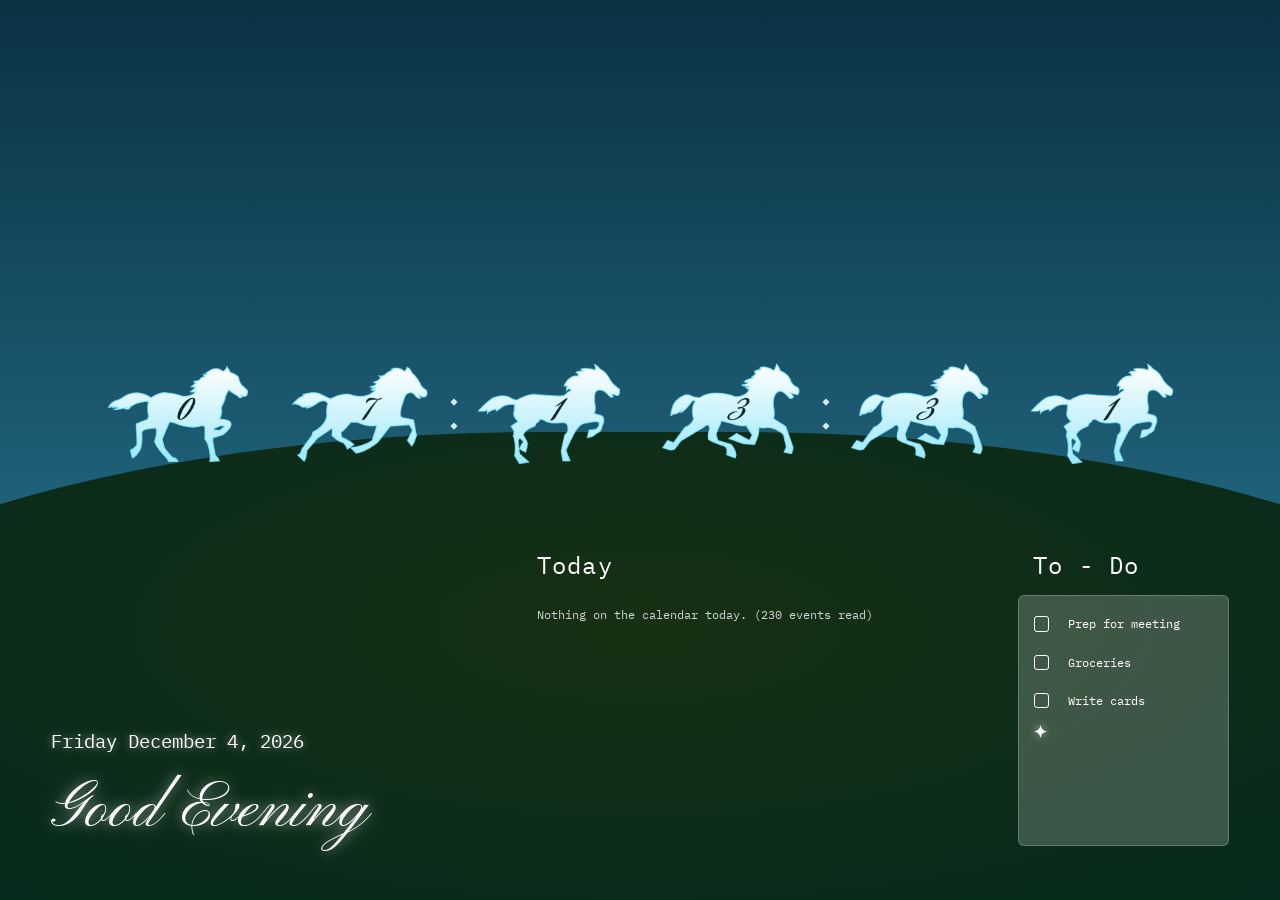
<file: index.html>
<!DOCTYPE html>
<html lang="en">
<head>
  <meta charset="UTF-8">
  <meta name="viewport" content="width=device-width, initial-scale=1">
  <title>Horse Clock</title>
  <link rel="preconnect" href="https://fonts.googleapis.com">
  <link rel="preconnect" href="https://fonts.gstatic.com" crossorigin>
  <link href="https://fonts.googleapis.com/css2?family=IBM+Plex+Mono&family=Pinyon+Script&display=swap" rel="stylesheet">
  <link rel="stylesheet" href="style.css">
</head>
<body>

  <!-- the sky stuff: this box cuts off anything that sticks out past the screen -->
  <div id="scene">
    <!-- shooting stars (night only) -->
    <div class="star s1"></div>
    <div class="star s2"></div>
    <div class="star s3"></div>

    <!-- the hill -->
    <div class="hill"></div>
  </div>

  <!-- the clock -->
  <div id="clock">
    <img id="h1" src="images/0.png" alt="hour digit 1">
    <img id="h2" src="images/0.png" alt="hour digit 2">

    <span class="dots"></span>

    <img id="m1" src="images/0.png" alt="minute digit 1">
    <img id="m2" src="images/0.png" alt="minute digit 2">

    <span class="dots"></span>

    <img id="s1" src="images/0.png" alt="second digit 1">
    <img id="s2" src="images/0.png" alt="second digit 2">
  </div>

  <!-- the bottom part: date + greeting, Today, To-Do -->
  <div id="dashboard">

    <div id="welcome">
      <p id="date"></p>
      <h1 id="greeting"></h1>
    </div>

    <div id="today">
      <h2>Today</h2>
      <div id="today-scroll">
        <div id="events"></div>
      </div>
      <button id="more" aria-label="Show more events"><span></span></button>
    </div>

    <div id="todo">
      <h2>To - Do</h2>
      <div class="todo-panel">
        <div id="todo-list"></div>
        <button id="add-todo" aria-label="Add a to-do">+</button>
      </div>
    </div>

  </div>

  <script src="calendar.js"></script>
  <script src="script.js"></script>
</body>
</html>
</file>
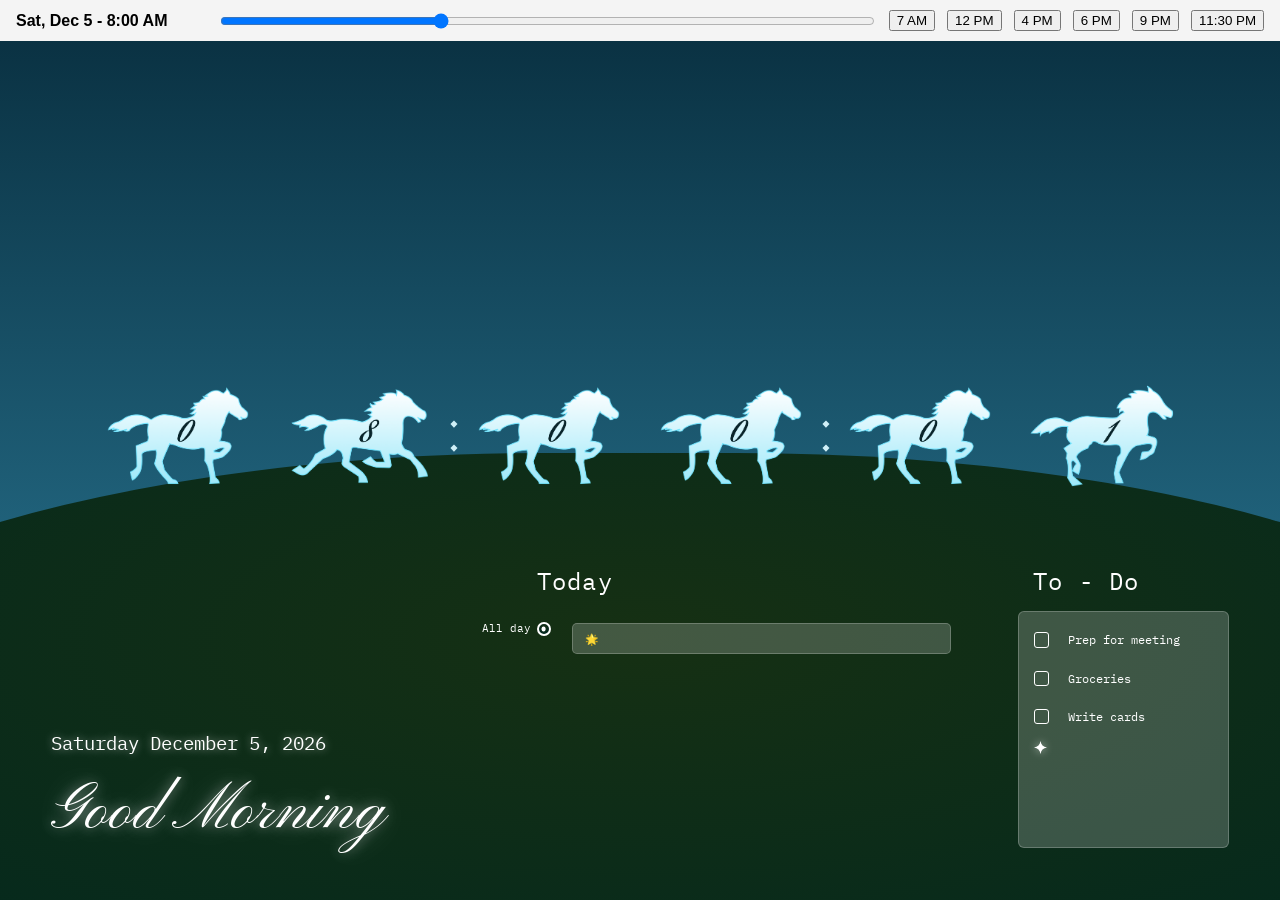
<file: preview.html>
<!DOCTYPE html>
<html lang="en">
<head>
  <meta charset="UTF-8">
  <meta name="viewport" content="width=device-width, initial-scale=1">
  <title>Preview tomorrow</title>
  <style>
    body {
      margin: 0;
      height: 100vh;
      display: flex;
      flex-direction: column;
      font-family: sans-serif;
      background: #f4f4f4;
    }
    #bar {
      display: flex;
      align-items: center;
      gap: 12px;
      padding: 10px 16px;
      flex-wrap: wrap;
    }
    #label {
      min-width: 190px;
      font-weight: bold;
    }
    #slider {
      flex: 1;
      min-width: 200px;
    }
    iframe {
      flex: 1;
      border: 0;
      width: 100%;
    }
  </style>
</head>
<body>

  <div id="bar">
    <span id="label"></span>
    <input id="slider" type="range" min="0" max="1439" step="5" value="480">
    <button onclick="jump(420)">7 AM</button>
    <button onclick="jump(720)">12 PM</button>
    <button onclick="jump(960)">4 PM</button>
    <button onclick="jump(1080)">6 PM</button>
    <button onclick="jump(1260)">9 PM</button>
    <button onclick="jump(1410)">11:30 PM</button>
  </div>

  <iframe id="frame"></iframe>

  <script>
    var slider = document.getElementById("slider");
    var label = document.getElementById("label");
    var frame = document.getElementById("frame");

    // tomorrow's date
    var tomorrow = new Date();
    tomorrow.setDate(tomorrow.getDate() + 1);

    // puts a 0 in front of small numbers (5 becomes "05")
    function twoDigits(n) {
      if (n < 10) {
        return "0" + n;
      }
      return String(n);
    }

    var dateText = tomorrow.getFullYear() + "-" + twoDigits(tomorrow.getMonth() + 1) + "-" + twoDigits(tomorrow.getDate());

    // the words shown on the left, like "Tue Sep 29 - 6:30 PM"
    function updateLabel() {
      var minutes = Number(slider.value);
      var t = new Date(tomorrow.getFullYear(), tomorrow.getMonth(), tomorrow.getDate(), Math.floor(minutes / 60), minutes % 60);
      label.textContent = t.toLocaleDateString("en-US", { weekday: "short", month: "short", day: "numeric" })
        + " - " + t.toLocaleTimeString("en-US", { hour: "numeric", minute: "2-digit" });
    }

    // loads the clock page pretending it is that time
    function showTime() {
      var minutes = Number(slider.value);
      frame.src = "index.html?time=" + dateText + "T" + twoDigits(Math.floor(minutes / 60)) + ":" + twoDigits(minutes % 60);
    }

    function jump(minutes) {
      slider.value = minutes;
      updateLabel();
      showTime();
    }

    slider.oninput = updateLabel;     // while dragging: just change the words
    slider.onchange = showTime;       // when you let go: reload the clock

    updateLabel();
    showTime();
  </script>

</body>
</html>
</file>
<file: style.css>
/* ---------- COLORS ---------- */
/* one look: night time */

body {
  --sky-top: #0a3243;
  --sky-bottom: #3085a4;
  --hill: radial-gradient(72.93% 72.93% at 50.01% 27.07%, #163013 0%, #002720 100%);
  --dots: #cfeff7;
  --ink: #ffffff;                        /* text color */
  --card: rgba(255, 255, 255, 0.2);      /* box color */
  --border: rgba(255, 255, 255, 0.22);   /* the thin outline on boxes */
}

/* ---------- PAGE ---------- */
html {
  overflow: hidden;
}

body {
  margin: 0;
  width: 100%;
  height: 100vh;
  overflow: hidden;
  position: relative;
  background: linear-gradient(var(--sky-top), var(--sky-bottom));
}

/* ---------- THE SCENE (hill + stars) ---------- */
/* The hill is wider than the screen on purpose. This box hides the extra part,
   so the page can never slide sideways. */
#scene {
  position: absolute;
  top: 0;
  left: 0;
  width: 100%;
  height: 100%;
  overflow: hidden;
}

/* ---------- THE HILL ---------- */
.hill {
  position: absolute;
  top: 48%;
  left: -25%;
  width: 150%;
  height: 80%;
  background: var(--hill);
  border-radius: 45%;
  z-index: 1;
}

/* ---------- THE CLOCK ---------- */
#clock {
  position: absolute;
  top: 46%;
  left: 50%;
  transform: translate(-50%, -50%);
  z-index: 2;
  display: flex;
  align-items: center;
  gap: 0.2vw;
}

#clock img {
  width: 14vw;
  height: auto;
}

/* the ":" (two diamonds stacked) */
.dots {
  display: flex;
  flex-direction: column;
  gap: 1.5vw;
}

.dots::before,
.dots::after {
  content: "";
  width: 0.4vw;
  height: 0.4vw;
  background: var(--dots);
  transform: rotate(45deg);
}

/* ---------- DASHBOARD (bottom part) ---------- */
/* Three columns: date + greeting | Today | To-Do
   Everything inside is sized in "em", so changing font-size below scales it all. */
#dashboard {
  position: absolute;
  top: 61vh;
  bottom: 6vh;
  left: 4vw;
  right: 4vw;              /* same as left, so everything is centered */
  z-index: 2;
  display: grid;
  grid-template-columns: 32.8vw 37.5vw 21.7vw;   /* adds up to 92vw */
  font-family: "IBM Plex Mono", monospace;
  font-size: clamp(12px, 0.85vw, 18px);
  color: var(--ink);
}

#dashboard h2 {
  margin: 0 0 0.6em;
  font-size: 2em;
  font-weight: 400;
  letter-spacing: 0.05em;
}

/* left column: date + greeting, sitting at the bottom */
#welcome {
  align-self: end;
}

#date {
  margin: 0 0 1.2em;
  font-size: 1.6em;
  text-shadow: 0 0 8px rgba(255, 255, 255, 0.55);     /* soft white glow */
}

#greeting {
  margin: 0;
  font-family: "Pinyon Script", cursive;
  font-weight: 400;
  font-size: 5vw;          /* make this smaller if a greeting is still too wide */
  white-space: nowrap;     /* never split onto two lines */
  line-height: 1.1;
  text-shadow: 0 0 12px rgba(255, 255, 255, 0.5), 0 0 30px rgba(255, 255, 255, 0.25);   /* soft white glow */
}

/* middle and right columns: a heading, then a box that fills the rest */
#today,
#todo {
  display: flex;
  flex-direction: column;
  min-height: 0;
}

/* ---------- TODAY (calendar) ---------- */
/* The Today column starts a little to the left of the circles.
   That extra space is where the time labels go. */
#today h2 {
  padding-left: 2.74em;    /* lines the heading up with the circles */
}

#today-scroll {
  flex: 1;
  min-height: 0;
  overflow-y: auto;
  scrollbar-width: none;
}

#today-scroll::-webkit-scrollbar {
  display: none;
}

/* the left padding = room for the time labels + circles */
#events {
  position: relative;
  padding: 1em 0 1em 8.4em;
}

/* one row = time label + circle + box. Text is a little smaller here (0.9em). */
.event {
  position: relative;
  margin-bottom: 0.9em;
  font-size: 0.9em;
}

/* the box */
.event-card {
  padding: 0.7em 1.1em;
  background: var(--card);
  border: 1px solid var(--border);
  border-radius: 5px;
}

.event-title,
.event-info {
  white-space: nowrap;
  overflow: hidden;
  text-overflow: ellipsis;
}

.event-info {
  margin-top: 0.15em;
  opacity: 0.8;
}

/* the circle sits at the top-left corner of its box (empty = coming up) */
.event-dot {
  position: absolute;
  left: -3.25em;
  top: -0.14em;
  width: 1.28em;
  height: 1.28em;
  box-sizing: border-box;
  border: 2px solid #ffffff;
  border-radius: 50%;
  background: var(--hill);
  z-index: 1;
}

/* happening now = a smaller circle inside */
.event.current .event-dot::after {
  content: "";
  position: absolute;
  top: 50%;
  left: 50%;
  width: 0.45em;
  height: 0.45em;
  transform: translate(-50%, -50%);
  border-radius: 50%;
  background: #ffffff;
}

/* done = filled circle, faded box */
.event.past .event-dot {
  background: #ffffff;
}

.event.past .event-card {
  opacity: 0.45;
}

.event.past .event-time {
  opacity: 0.6;
}

/* the time, to the left of the circle, lined up with the circle */
.event-time {
  position: absolute;
  left: -9.22em;
  width: 5.44em;
  top: -0.14em;
  height: 1.28em;
  line-height: 1.28em;
  text-align: right;
  white-space: nowrap;
}

/* the vertical line (only between the first and last circle).
   script.js sets exactly where it goes so it lines up with the circles. */
.timeline-line {
  position: absolute;
  width: 2px;
  background: #ffffff;
}

/* the dashed line = right now. It starts exactly at the vertical line
   and moves down as time passes. */
.now-line {
  position: absolute;
  right: 0;
  height: 0;
  border-top: 1px dashed #ffffff;
  z-index: 2;
}

.empty {
  margin-left: -2.9em;
  opacity: 0.8;
}

/* the caret at the bottom that scrolls to more events (script.js lines it up under the circles) */
#more {
  flex: none;
  visibility: hidden;
  align-self: flex-start;
  margin-left: 5em;
  padding: 0.5em 0.7em;
  border: 0;
  background: none;
  cursor: pointer;
}

#more span {
  display: block;
  width: 0.7em;
  height: 0.7em;
  border-right: 2px solid #ffffff;
  border-bottom: 2px solid #ffffff;
  transform: rotate(45deg);
  border-radius: 2px;
}

/* ---------- TO-DO ---------- */
#todo {
  padding-left: 5.2vw;     /* space between Today and To-Do */
}
 
#todo h2 {
  padding-left: 0.65em;
}
 
.todo-panel {
  flex: 1;
  min-height: 0;
  overflow-y: auto;
  padding: 1.1em 1.3em;
  background: var(--card);
  border: 1px solid var(--border);
  border-radius: 6px;
  scrollbar-width: none;
}
 
.todo-item {
  display: flex;
  align-items: center;
  min-height: 2.4em;
  margin-bottom: 0.8em;
}
 
/* the checkbox */
.todo-item input[type="checkbox"] {
  -webkit-appearance: none;
  appearance: none;
  flex: none;
  width: 1.15em;
  height: 1.15em;
  margin: 0 1.4em 0 0;
  border: 1.5px solid #ffffff;
  border-radius: 3px;
  background: none;
  cursor: pointer;
}
 
.todo-item input[type="checkbox"]:checked {
  background: #ffffff;
}
 
/* the text you can type in */
.todo-text {
  flex: 1;
  min-width: 0;
  padding: 0.3em 0;
  border: 0;
  outline: 0;
  background: none;
  color: inherit;
  font: inherit;
}
 
.todo-text:focus {
  box-shadow: 0 1px 0 rgba(255, 255, 255, 0.7);
}
 
.todo-text::placeholder {
  color: inherit;
  opacity: 0.5;
}
 
.todo-item.done .todo-text {
  text-decoration: line-through;
  opacity: 0.5;
}
 
/* the little x, shows when you hover over a row */
.todo-delete {
  border: 0;
  background: none;
  color: inherit;
  font: inherit;
  font-size: 1.4em;
  cursor: pointer;
  opacity: 0;
}
 
.todo-item:hover .todo-delete,
.todo-delete:focus {
  opacity: 0.7;
}
 
/* the add button: a small 4-pointed star (a picture drawn in the code below) */
#add-todo {
  display: block;
  width: 1vw;
  height: 1vw;
  margin: 0.4em 0 0 -0.125em;      /* lines up under the checkboxes */
  border: 0;
  background: url("data:image/svg+xml,%3Csvg xmlns='http://www.w3.org/2000/svg' viewBox='0 0 24 24'%3E%3Cpath fill='white' d='M12 0C12.8 7 17 11.2 24 12C17 12.8 12.8 17 12 24C11.2 17 7 12.8 0 12C7 11.2 11.2 7 12 0Z'/%3E%3C/svg%3E") center / contain no-repeat;
  font-size: 0;                    /* hides the "+" letter in the HTML */
  filter: drop-shadow(0 0 4px rgba(255, 255, 255, 0.6));   /* tiny glow, like the greeting */
  cursor: pointer;
  transition: transform 0.15s;
}
 
#add-todo:hover {
  transform: scale(1.2);
}
 
/* ---------- SHOOTING STARS ---------- */
.star {
  position: absolute;
  width: 8vw;
  height: 2px;
  background: linear-gradient(to right, white, transparent);   /* bright head on the left, tail fades to the right */
  opacity: 0;
  animation: shoot 8s linear infinite;
}

.s1 { top: 8%;  left: 75%; }
.s2 { top: 20%; left: 45%; animation-delay: 3s; animation-duration: 11s; }
.s3 { top: 14%; left: 95%; animation-delay: 6s; animation-duration: 9s; }

@keyframes shoot {
  0%   { transform: rotate(-25deg) translateX(0);     opacity: 0; }
  3%   { opacity: 1; }
  12%  { transform: rotate(-25deg) translateX(-35vw); opacity: 0; }
  100% { transform: rotate(-25deg) translateX(-35vw); opacity: 0; }
}
</file>
